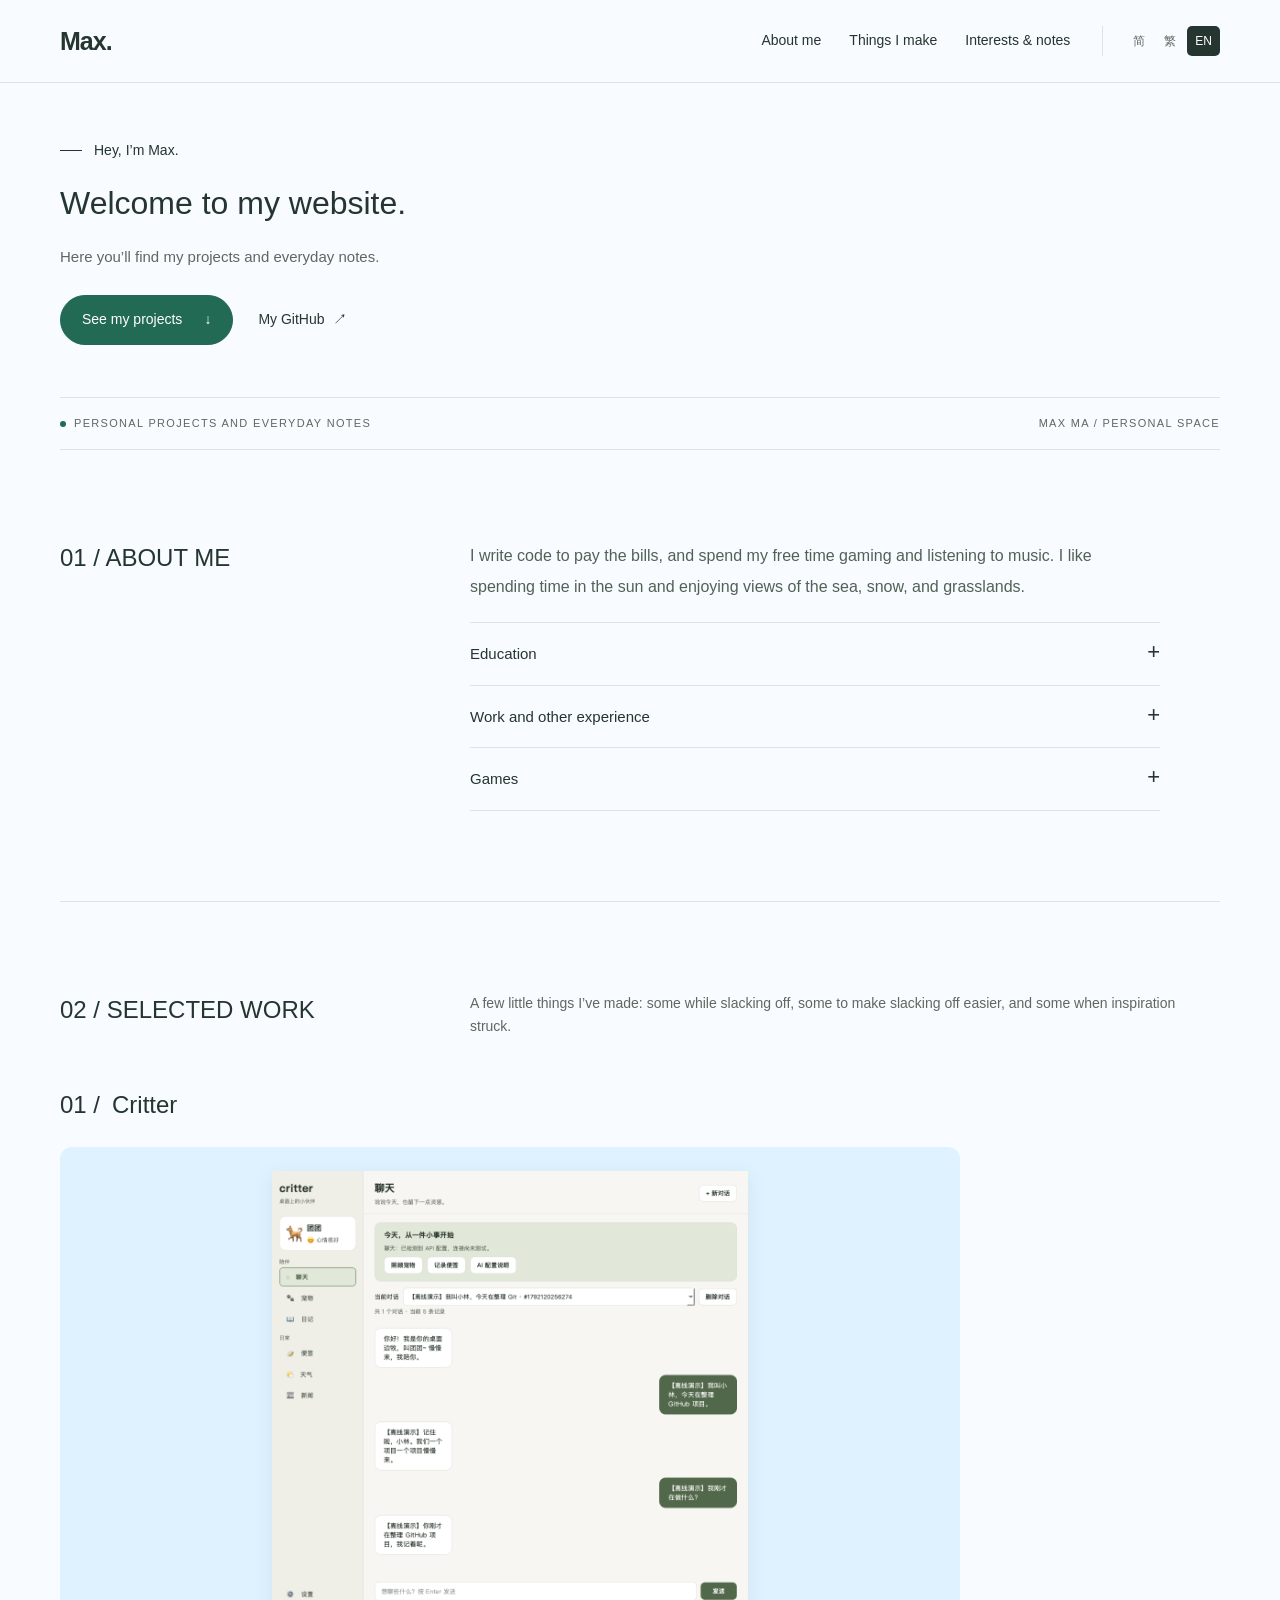
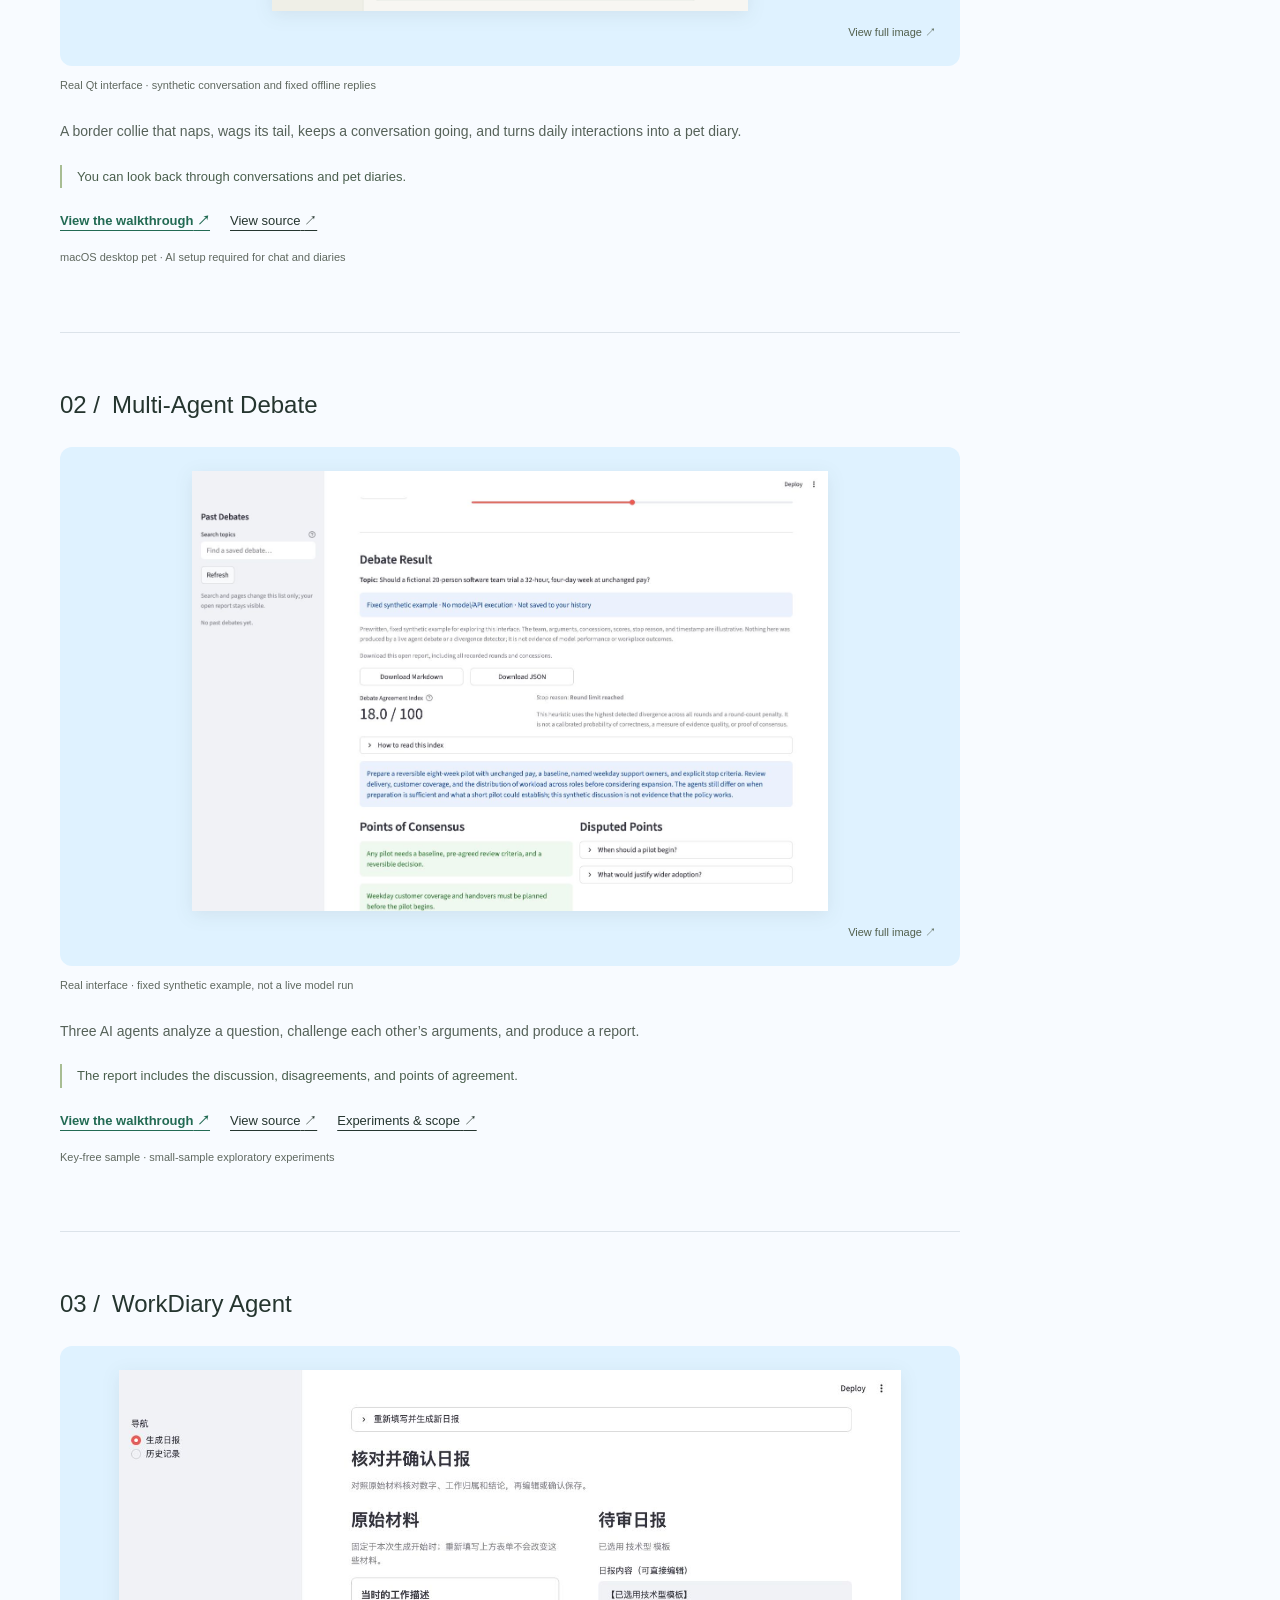
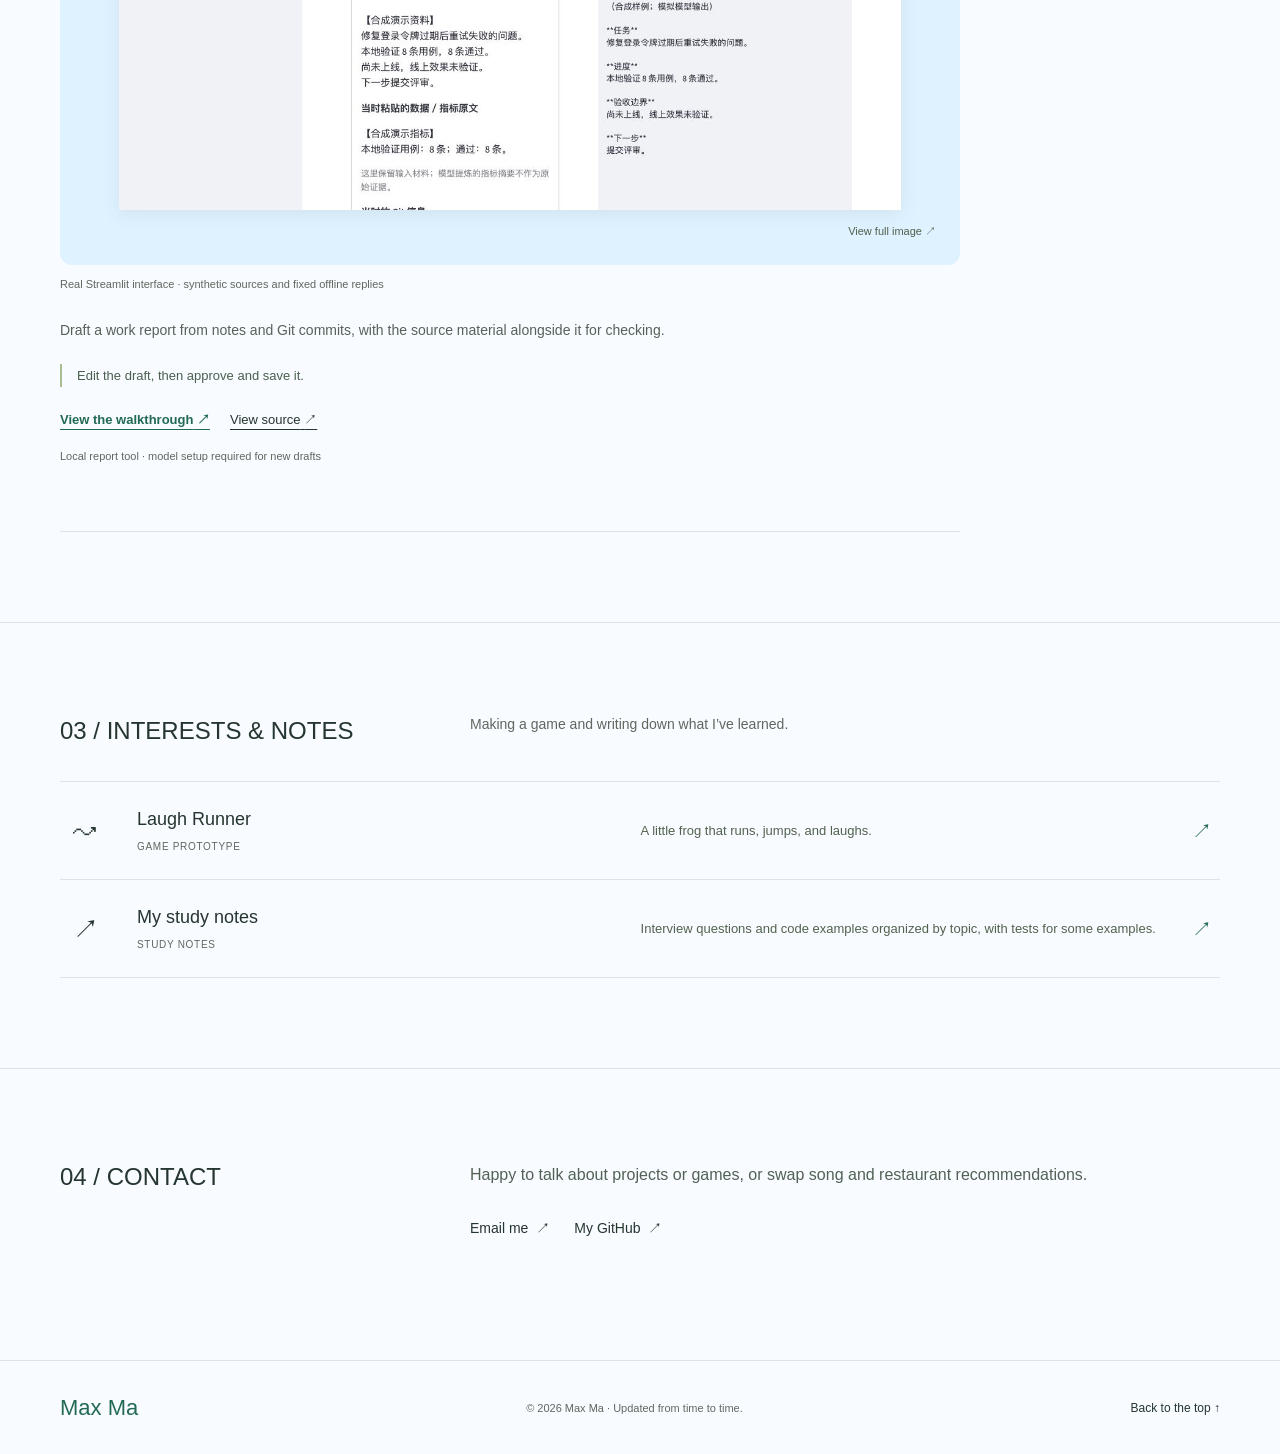
<file: index.html>
<!doctype html>
<html lang="zh-CN">
<head>
<meta charset="utf-8"><meta name="viewport" content="width=device-width, initial-scale=1">
<meta name="theme-color" content="#f6f3eb">
<meta name="description" content="Max 的个人主页，记录自己的项目、游戏和学习笔记。">
<meta property="og:title" content="Max Ma · 个人主页">
<meta property="og:description" content="Max 的个人主页，记录自己的项目、游戏和学习笔记。">
<meta property="og:type" content="website"><meta property="og:url" content="https://xyma2003.github.io/">
<meta name="twitter:card" content="summary">
<title>Max Ma · 个人主页</title>
<link rel="icon" href="data:image/svg+xml,%3Csvg xmlns='http://www.w3.org/2000/svg' viewBox='0 0 64 64'%3E%3Crect width='64' height='64' rx='16' fill='%23226a53'/%3E%3Ctext x='32' y='47' text-anchor='middle' font-family='Georgia' font-size='48' fill='%23e0ed9b'%3EM%3C/text%3E%3C/svg%3E">
<link rel="stylesheet" href="site.css?v=035cc36cd4f1"><script src="site.js?v=009a7ebadfa8" defer></script>
</head><body>

<a class="skip-link" href="#main"><span data-zh="跳到主要内容" data-hant="跳到主要內容" data-en="Skip to content">跳到主要内容</span></a>
<header class="header"><nav class="nav shell" aria-label="Primary">
<a class="wordmark" href="#top" aria-label="Max Ma home">Max.</a>
<div class="nav-links">
<a href="#about"><span data-zh="关于我" data-hant="關於我" data-en="About me">关于我</span></a>
<a href="#work"><span data-zh="做过的东西" data-hant="做過的東西" data-en="Things I make">做过的东西</span></a>
<a href="#sidequests"><span data-zh="兴趣与记录" data-hant="興趣與記錄" data-en="Interests &amp; notes">兴趣与记录</span></a>
</div>
<div class="language js-only" role="group" aria-label="Language">
<button type="button" class="lang-btn" data-lang="zh" aria-pressed="true" aria-label="简体中文">简</button>
<button type="button" class="lang-btn" data-lang="hant" aria-pressed="false" aria-label="繁體中文">繁</button>
<button type="button" class="lang-btn" data-lang="en" aria-pressed="false" aria-label="English">EN</button>
</div></nav></header>
<noscript><p class="noscript">页面内容和链接可直接浏览；语言切换需要 JavaScript。 / JavaScript enables language switching.</p></noscript>
<main id="main">
<section class="hero shell" id="top" aria-labelledby="hero-title">
<div class="hero-copy">
<p class="eyebrow" data-zh="你好，我是 Max。" data-hant="你好，我是 Max。" data-en="Hey, I’m Max.">你好，我是 Max。</p>
<h1 id="hero-title" data-zh="欢迎来到我的个人网站" data-hant="歡迎來到我的個人網站" data-en="Welcome to my website.">欢迎来到我的个人网站</h1>
<div class="hero-details"><p class="hero-intro" data-zh="做过的项目和平时的记录，都放在这里。" data-hant="做過的專案和平時的記錄，都放在這裡。" data-en="Here you’ll find my projects and everyday notes.">做过的项目和平时的记录，都放在这里。</p>
<div class="hero-actions"><a class="pill" href="#work"><span data-zh="看看我的项目" data-hant="看看我的專案" data-en="See my projects">看看我的项目</span> <span aria-hidden="true">↓</span></a><a class="text-link" href="https://github.com/xyma2003" target="_blank" rel="noopener noreferrer"><span data-zh="我的 GitHub" data-hant="我的 GitHub" data-en="My GitHub">我的 GitHub</span> <span aria-hidden="true">↗</span></a></div>
</div></div>
</section>
<div class="shell hero-note"><span><span class="dot" aria-hidden="true"></span><span data-zh="个人项目和日常记录" data-hant="個人專案和日常記錄" data-en="Personal projects and everyday notes">个人项目和日常记录</span></span><span>MAX MA / PERSONAL SPACE</span></div>
<section class="section shell about" id="about" aria-labelledby="about-title">
<div><h2 class="section-index" id="about-title" data-zh="01 / 关于我" data-hant="01 / 關於我" data-en="01 / ABOUT ME">01 / 关于我</h2></div>
<div class="about-copy">
<p data-zh="平时写点代码赚口粮，闲下来打打游戏、听听歌。爱晒太阳，喜欢看海看雪看草原。" data-hant="平時寫點程式賺口糧，閒下來打打遊戲、聽聽歌。愛曬太陽，喜歡看海看雪看草原。" data-en="I write code to pay the bills, and spend my free time gaming and listening to music. I like spending time in the sun and enjoying views of the sea, snow, and grasslands.">平时写点代码赚口粮，闲下来打打游戏、听听歌。爱晒太阳，喜欢看海看雪看草原。</p>

<div class="about-history" id="background">
<details class="background" id="education"><summary><span data-zh="教育" data-hant="教育" data-en="Education">教育</span></summary><div class="background-body">
<div class="education">
          <article class="school"><span class="school-year">2021 — 2025</span><h3 data-zh="香港大学（HKU）" data-hant="香港大學（HKU）" data-en="The University of Hong Kong (HKU)">香港大学（HKU）</h3><p data-zh="工程学院，双主修计算机科学与金融科技，文理学士。连续 4 年全额奖学金。" data-hant="工程學院，雙主修計算機科學與金融科技，文理學士。連續 4 年全額獎學金。" data-en="Faculty of Engineering, double major in Computer Science and Financial Technology, Bachelor of Arts and Sciences. Full scholarship for four consecutive years.">工程学院，双主修计算机科学与金融科技，文理学士。连续 4 年全额奖学金。</p></article>
          <article class="school"><span class="school-year">2024</span><h3 data-zh="英属哥伦比亚大学（UBC）" data-hant="英屬哥倫比亞大學（UBC）" data-en="University of British Columbia (UBC)">英属哥伦比亚大学（UBC）</h3><p data-zh="交换生，计算机科学专业。" data-hant="交換生，計算機科學專業。" data-en="Exchange student in Computer Science.">交换生，计算机科学专业。</p></article>
</div>
</div></details>
<details class="background" id="experience"><summary><span data-zh="工作与其他经历" data-hant="工作與其他經歷" data-en="Work and other experience">工作与其他经历</span></summary><div class="background-body">
<div class="timeline">
          <article class="role">
            <div class="role-date" data-zh="2025.09 — 至今" data-hant="2025.09 — 至今" data-en="Sep 2025 — Present">2025.09 — 至今</div>
            <div>
              <h3 data-zh="软件工程师" data-hant="軟件工程師" data-en="Software Engineer">软件工程师</h3><p class="role-company" data-zh="美团" data-hant="美團" data-en="Meituan">美团</p>
              <ul>
                <li data-zh="实时语音 Agent 开发：面向北美餐饮市场，开发基于 Hybrid Multi-Agent 架构的实时电话点餐系统，服务 9 家门店、近 1,000 笔订单，下单准确率达 94.8%；平均通话时长控制在 2 分钟内，单轮响应延迟控制在 1.5 秒内。" data-hant="實時語音 Agent 開發：面向北美餐飲市場，開發基於 Hybrid Multi-Agent 架構的實時電話點餐系統，服務 9 家門店、近 1,000 筆訂單，下單準確率達 94.8%；平均通話時長控制在 2 分鐘內，單輪響應延遲控制在 1.5 秒內。" data-en="Real-time voice agent development: Built a phone-ordering system for North American restaurants using a Hybrid Multi-Agent architecture, serving 9 stores and nearly 1,000 orders with 94.8% order accuracy; kept average call duration within 2 minutes and single-turn response latency within 1.5 seconds.">实时语音 Agent 开发：面向北美餐饮市场，开发基于 Hybrid Multi-Agent 架构的实时电话点餐系统，服务 9 家门店、近 1,000 笔订单，下单准确率达 94.8%；平均通话时长控制在 2 分钟内，单轮响应延迟控制在 1.5 秒内。</li>
                <li data-zh="金融用户画像知识库建设：围绕小区、工作单位等实体，建设多类知识库（200 万+、700 万+ 条规模），打通信息抽取、清洗、质量校验与入库流程，通过实体匹配为金融风控场景补充结构化用户画像信息。" data-hant="金融用戶畫像知識庫建設：圍繞小區、工作單位等實體，建設多類知識庫（200 萬+、700 萬+ 條規模），打通資訊抽取、清洗、質量校驗與入庫流程，通過實體匹配為金融風控場景補充結構化用戶畫像資訊。" data-en="Knowledge bases for financial user profiles: Built knowledge bases for residential communities, employers, and other entities at scales of 2M+ and 7M+ records. Connected information extraction, cleaning, quality checks, and ingestion, using entity matching to enrich structured user profiles for financial risk assessment.">金融用户画像知识库建设：围绕小区、工作单位等实体，建设多类知识库（200 万+、700 万+ 条规模），打通信息抽取、清洗、质量校验与入库流程，通过实体匹配为金融风控场景补充结构化用户画像信息。</li>
                <li data-zh="KYC 模型优化与质量评测：通过字段评测与错误分析，优化 Prompt 约束、推理规则和外部知识供给，将关键字段平均准确率由 85.47% 提升至 91.78%；负责数据质量 Agent 的小区质量专项，支持独立证据校验、优化效果对比与退化样本识别。" data-hant="KYC 模型優化與質量評測：通過字段評測與錯誤分析，優化 Prompt 約束、推理規則和外部知識供給，將關鍵字段平均準確率由 85.47% 提升至 91.78%；負責數據質量 Agent 的小區質量專項，支持獨立證據校驗、優化效果對比與退化樣本識別。" data-en="KYC model optimization and quality evaluation: Used field-level evaluation and error analysis to refine prompt constraints, reasoning rules, and external knowledge, improving average accuracy on key KYC fields from 85.47% to 91.78%. Owned the residential-community quality workflow in a data-quality agent, supporting independent evidence checks, before-and-after comparisons, and regression-case detection.">KYC 模型优化与质量评测：通过字段评测与错误分析，优化 Prompt 约束、推理规则和外部知识供给，将关键字段平均准确率由 85.47% 提升至 91.78%；负责数据质量 Agent 的小区质量专项，支持独立证据校验、优化效果对比与退化样本识别。</li>
              </ul>
            </div>
          </article>
          <article class="role">
            <div class="role-date" data-zh="2024.05 — 2024.08" data-hant="2024.05 — 2024.08" data-en="May 2024 — Aug 2024">2024.05 — 2024.08</div>
            <div><h3 data-zh="前端开发实习生" data-hant="前端開發實習生" data-en="Frontend Engineering Intern">前端开发实习生</h3><p class="role-company" data-zh="美团" data-hant="美團" data-en="Meituan">美团</p><ul><li data-zh="交付 C 端小程序功能与动效，主导核心逻辑重构和组件库抽离，修复多处遗留缺陷。" data-hant="交付 C 端小程序功能與動效，主導核心邏輯重構和組件庫抽離，修復多處遺留缺陷。" data-en="Shipped consumer mini-program features and motion, led a core-logic refactor and component extraction, and fixed multiple legacy defects.">交付 C 端小程序功能与动效，主导核心逻辑重构和组件库抽离，修复多处遗留缺陷。</li></ul></div>
          </article>
</div><h3 data-zh="其他经历" data-hant="其他經歷" data-en="Other experience">其他经历</h3><article class="hackathon">
            <div class="hackathon-label"><span class="project-type" data-zh="黑客松项目 · 优秀奖" data-hant="黑客松項目 · 優秀獎" data-en="Hackathon project · Excellence Award">黑客松项目 · 优秀奖</span></div>
            <h3 data-zh="记忆碎片" data-hant="記憶碎片" data-en="Memory Fragments">记忆碎片</h3>
            <p data-zh="多模态记忆策展 Agent，串联素材解析、动态追问、主题规划与展览生成，并通过证据映射与失败回退保证内容可追溯。" data-hant="多模態記憶策展 Agent，串聯素材解析、動態追問、主題規劃與展覽生成，並通過證據映射與失敗回退保證內容可追溯。" data-en="A multimodal memory-curation agent spanning source analysis, adaptive interviews, theme planning, and exhibition generation, with evidence mapping and failure recovery for traceable output.">多模态记忆策展 Agent，串联素材解析、动态追问、主题规划与展览生成，并通过证据映射与失败回退保证内容可追溯。</p>
            </article>
</div></details>
<details class="background" id="games"><summary><span id="games-title" data-zh="游戏" data-hant="遊戲" data-en="Games">游戏</span></summary><div class="background-body">
<dl class="games-list">
<div><dt data-zh="手游" data-hant="手遊" data-en="Mobile games">手游</dt><dd data-zh="和平精英（大学时全港高校比赛第一名，现在已经修为散尽，年纪大了），王者荣耀，摩尔庄园等。" data-hant="和平精英（大學時全港高校比賽第一名，現在已經修為散盡，年紀大了），王者榮耀，摩爾莊園等。" data-en="Game for Peace (first place in a Hong Kong inter-university tournament during university; these days, my skills are gone and age is catching up with me), Honor of Kings, Moore Manor, and more.">和平精英（大学时全港高校比赛第一名，现在已经修为散尽，年纪大了），王者荣耀，摩尔庄园等。</dd></div>
<div><dt data-zh="Steam" data-hant="Steam" data-en="Steam">Steam</dt><dd data-zh="双影奇境等。" data-hant="雙影奇境等。" data-en="Split Fiction and more.">双影奇境等。</dd></div>
<div><dt data-zh="Switch" data-hant="Switch" data-en="Switch">Switch</dt><dd data-zh="双人成行，路易吉鬼屋，马里奥奥德赛等。" data-hant="雙人成行，路易吉鬼屋，瑪利歐奧德賽等。" data-en="It Takes Two, Luigi’s Mansion, Super Mario Odyssey, and more.">双人成行，路易吉鬼屋，马里奥奥德赛等。</dd></div>
<div><dt data-zh="端游" data-hant="端遊" data-en="PC games">端游</dt><dd data-zh="穿越火线等。" data-hant="穿越火線等。" data-en="CrossFire and more.">穿越火线等。</dd></div>
</dl>
</div></details>
</div>
</div></section>
<section class="section shell" id="work" aria-labelledby="work-title">
<div class="section-heading"><h2 class="section-index" id="work-title" data-zh="02 / 做过的东西" data-hant="02 / 做過的東西" data-en="02 / SELECTED WORK">02 / 做过的东西</h2><div><p class="section-description" data-zh="这是我做的一些小东西，可能是摸鱼时候做的，可能是为了摸鱼做的，也有可能是灵感来了做的" data-hant="這是我做的一些小東西，可能是摸魚時候做的，可能是為了摸魚做的，也有可能是靈感來了做的" data-en="A few little things I’ve made: some while slacking off, some to make slacking off easier, and some when inspiration struck.">这是我做的一些小东西，可能是摸鱼时候做的，可能是为了摸鱼做的，也有可能是灵感来了做的</p></div></div>
<article class="project" id="critter" aria-labelledby="critter-title">
<h3 class="project-label" id="critter-title"><span class="num">01 /</span> <span>Critter</span></h3>
<figure class="project-media"><a class="screen-mat" href="assets/critter-chat.png" target="_blank" rel="noopener noreferrer"><img src="assets/critter-chat.png" width="1040" height="960" alt="Critter 的聊天界面，展示离线示例对话" data-alt-zh="Critter 的聊天界面，展示离线示例对话" data-alt-hant="Critter 的聊天介面，展示離線範例對話" data-alt-en="Critter’s chat interface showing a synthetic offline conversation" loading="lazy" decoding="async"><span class="image-hint" data-zh="放大看看 ↗" data-hant="放大看看 ↗" data-en="View full image ↗">放大看看 ↗</span></a><figcaption data-zh="真实 Qt 界面 · 合成对话与固定离线回复" data-hant="真實 Qt 介面 · 合成對話與固定離線回覆" data-en="Real Qt interface · synthetic conversation and fixed offline replies">真实 Qt 界面 · 合成对话与固定离线回复</figcaption></figure>
<div class="project-copy"><p class="project-description" data-zh="会打盹、会摇尾，能接着上次的对话聊，也能把今天的互动写成宠物日记。" data-hant="會打盹、會搖尾，能接著上次的對話聊，也能把今天的互動寫成寵物日記。" data-en="A border collie that naps, wags its tail, keeps a conversation going, and turns daily interactions into a pet diary.">会打盹、会摇尾，能接着上次的对话聊，也能把今天的互动写成宠物日记。</p><p class="project-thought" data-zh="聊天记录和宠物日记都可以回看。" data-hant="聊天記錄和寵物日記都可以回看。" data-en="You can look back through conversations and pet diaries.">聊天记录和宠物日记都可以回看。</p>
<div class="project-actions"><a class="primary-link" href="https://github.com/xyma2003/critter/blob/main/docs/demo.md" target="_blank" rel="noopener noreferrer"><span data-zh="看演示说明" data-hant="看示範說明" data-en="View the walkthrough">看演示说明</span> <span aria-hidden="true">↗</span></a><a class="" href="https://github.com/xyma2003/critter" target="_blank" rel="noopener noreferrer"><span data-zh="看代码" data-hant="看程式碼" data-en="View source">看代码</span> <span aria-hidden="true">↗</span></a></div><p class="project-tag" data-zh="macOS 桌宠 · 聊天与日记需配置 AI" data-hant="macOS 桌寵 · 聊天與日記需設定 AI" data-en="macOS desktop pet · AI setup required for chat and diaries">macOS 桌宠 · 聊天与日记需配置 AI</p></div></article><article class="project project-debate" id="debate" aria-labelledby="debate-title">
<h3 class="project-label" id="debate-title"><span class="num">02 /</span> <span>Multi-Agent Debate</span></h3>
<figure class="project-media"><a class="screen-mat" href="assets/debate-report.jpg" target="_blank" rel="noopener noreferrer"><img src="assets/debate-report.jpg" width="1441" height="998" alt="Multi-Agent Debate 的固定样例报告，含分歧与一致观点" data-alt-zh="Multi-Agent Debate 的固定样例报告，含分歧与一致观点" data-alt-hant="Multi-Agent Debate 的固定範例報告，含分歧與一致觀點" data-alt-en="A fixed sample debate report with disagreements and points of consensus" loading="lazy" decoding="async"><span class="image-hint" data-zh="放大看看 ↗" data-hant="放大看看 ↗" data-en="View full image ↗">放大看看 ↗</span></a><figcaption data-zh="真实界面 · 固定合成样例，非真实模型运行" data-hant="真實介面 · 固定合成範例，非真實模型執行" data-en="Real interface · fixed synthetic example, not a live model run">真实界面 · 固定合成样例，非真实模型运行</figcaption></figure>
<div class="project-copy"><p class="project-description" data-zh="三个 AI 角色分别分析问题，再相互质疑，最后整理成报告。" data-hant="三個 AI 角色分別分析問題，再相互質疑，最後整理成報告。" data-en="Three AI agents analyze a question, challenge each other’s arguments, and produce a report.">三个 AI 角色分别分析问题，再相互质疑，最后整理成报告。</p><p class="project-thought" data-zh="报告里能看到讨论过程，以及各方的分歧和共识。" data-hant="報告裡能看到討論過程，以及各方的分歧和共識。" data-en="The report includes the discussion, disagreements, and points of agreement.">报告里能看到讨论过程，以及各方的分歧和共识。</p>
<div class="project-actions"><a class="primary-link" href="https://github.com/xyma2003/multi-agent-debate/blob/main/README_zh.md" data-href-zh="https://github.com/xyma2003/multi-agent-debate/blob/main/README_zh.md" data-href-hant="https://github.com/xyma2003/multi-agent-debate/blob/main/README_zh.md" data-href-en="https://github.com/xyma2003/multi-agent-debate/blob/main/README.md" target="_blank" rel="noopener noreferrer"><span data-zh="看演示说明" data-hant="看示範說明" data-en="View the walkthrough">看演示说明</span> <span aria-hidden="true">↗</span></a><a class="" href="https://github.com/xyma2003/multi-agent-debate" target="_blank" rel="noopener noreferrer"><span data-zh="看代码" data-hant="看程式碼" data-en="View source">看代码</span> <span aria-hidden="true">↗</span></a><a class="" href="https://github.com/xyma2003/multi-agent-debate/blob/main/results/README.md" target="_blank" rel="noopener noreferrer"><span data-zh="实验与范围" data-hant="實驗與範圍" data-en="Experiments &amp; scope">实验与范围</span> <span aria-hidden="true">↗</span></a></div><p class="project-tag" data-zh="无密钥可看样例 · 实验为小样本探索" data-hant="無金鑰可看範例 · 實驗為小樣本探索" data-en="Key-free sample · small-sample exploratory experiments">无密钥可看样例 · 实验为小样本探索</p></div></article><article class="project project-workdiary" id="workdiary" aria-labelledby="workdiary-title">
<h3 class="project-label" id="workdiary-title"><span class="num">03 /</span> <span>WorkDiary Agent</span></h3>
<figure class="project-media"><a class="screen-mat" href="assets/workdiary-review.jpg" target="_blank" rel="noopener noreferrer"><img src="assets/workdiary-review.jpg" width="1280" height="720" alt="WorkDiary 的原始材料与待审日报并排显示" data-alt-zh="WorkDiary 的原始材料与待审日报并排显示" data-alt-hant="WorkDiary 的原始材料與待審日報並排顯示" data-alt-en="WorkDiary showing original sources beside an editable report" loading="lazy" decoding="async"><span class="image-hint" data-zh="放大看看 ↗" data-hant="放大看看 ↗" data-en="View full image ↗">放大看看 ↗</span></a><figcaption data-zh="真实 Streamlit 界面 · 合成材料与固定离线回复" data-hant="真實 Streamlit 介面 · 合成材料與固定離線回覆" data-en="Real Streamlit interface · synthetic sources and fixed offline replies">真实 Streamlit 界面 · 合成材料与固定离线回复</figcaption></figure>
<div class="project-copy"><p class="project-description" data-zh="根据工作笔记和 Git 记录起草日报，可以对照原始材料检查内容。" data-hant="根據工作筆記和 Git 記錄起草日報，可以對照原始材料檢查內容。" data-en="Draft a work report from notes and Git commits, with the source material alongside it for checking.">根据工作笔记和 Git 记录起草日报，可以对照原始材料检查内容。</p><p class="project-thought" data-zh="草稿可以修改，确认后再保存。" data-hant="草稿可以修改，確認後再儲存。" data-en="Edit the draft, then approve and save it.">草稿可以修改，确认后再保存。</p>
<div class="project-actions"><a class="primary-link" href="https://github.com/xyma2003/workdiary-agent/blob/main/docs/demo.md" target="_blank" rel="noopener noreferrer"><span data-zh="看演示说明" data-hant="看示範說明" data-en="View the walkthrough">看演示说明</span> <span aria-hidden="true">↗</span></a><a class="" href="https://github.com/xyma2003/workdiary-agent" target="_blank" rel="noopener noreferrer"><span data-zh="看代码" data-hant="看程式碼" data-en="View source">看代码</span> <span aria-hidden="true">↗</span></a></div><p class="project-tag" data-zh="本地日报工具 · 生成新日报需配置模型" data-hant="本地日報工具 · 產生新日報需設定模型" data-en="Local report tool · model setup required for new drafts">本地日报工具 · 生成新日报需配置模型</p></div></article></section><section class="sidequests" id="sidequests" aria-labelledby="side-title"><div class="section shell"><div class="section-heading"><h2 class="section-index" id="side-title" data-zh="03 / 兴趣与记录" data-hant="03 / 興趣與記錄" data-en="03 / INTERESTS &amp; NOTES">03 / 兴趣与记录</h2><div><p class="section-description" data-zh="做个小游戏，整理些学习笔记。" data-hant="做個小遊戲，整理些學習筆記。" data-en="Making a game and writing down what I’ve learned.">做个小游戏，整理些学习笔记。</p></div></div><div class="side-list"><a class="side-link" href="https://github.com/xyma2003/laugh-runner-prototype" target="_blank" rel="noopener noreferrer"><span class="side-icon" aria-hidden="true">↝</span><div><span class="side-title" data-zh="奶蛙跑酷" data-hant="奶蛙跑酷" data-en="Laugh Runner">奶蛙跑酷</span><span class="side-tag" data-zh="游戏原型" data-hant="遊戲原型" data-en="GAME PROTOTYPE">游戏原型</span></div><span class="side-description" data-zh="一只会跑、会跳、会大笑的奶蛙。" data-hant="一隻會跑、會跳、會大笑的奶蛙。" data-en="A little frog that runs, jumps, and laughs.">一只会跑、会跳、会大笑的奶蛙。</span><span class="side-arrow" aria-hidden="true">↗</span></a><a class="side-link" href="https://github.com/xyma2003/interview-bagu" target="_blank" rel="noopener noreferrer"><span class="side-icon" aria-hidden="true">↗</span><div><span class="side-title" data-zh="我的学习笔记" data-hant="我的學習筆記" data-en="My study notes">我的学习笔记</span><span class="side-tag" data-zh="面试知识库" data-hant="面試知識庫" data-en="STUDY NOTES">面试知识库</span></div><span class="side-description" data-zh="按主题整理的面试题和代码示例，部分示例有测试。" data-hant="按主題整理的面試題和程式碼範例，部分範例有測試。" data-en="Interview questions and code examples organized by topic, with tests for some examples.">按主题整理的面试题和代码示例，部分示例有测试。</span><span class="side-arrow" aria-hidden="true">↗</span></a></div></div></section>

<section class="section shell contact-section" id="contact" aria-labelledby="contact-title">
<div><h2 class="section-index" id="contact-title" data-zh="04 / 联系方式" data-hant="04 / 聯絡方式" data-en="04 / CONTACT">04 / 联系方式</h2></div>
<div class="about-copy"><p data-zh="可以聊项目，也可以聊游戏、推荐歌和餐厅。" data-hant="可以聊專案，也可以聊遊戲、推薦歌和餐廳。" data-en="Happy to talk about projects or games, or swap song and restaurant recommendations.">可以聊项目，也可以聊游戏、推荐歌和餐厅。</p><div class="about-links"><a class="text-link" href="mailto:u3594619@connect.hku.hk" target="_blank" rel="noopener noreferrer"><span data-zh="给我发邮件" data-hant="給我發郵件" data-en="Email me">给我发邮件</span> <span aria-hidden="true">↗</span></a><a class="text-link" href="https://github.com/xyma2003" target="_blank" rel="noopener noreferrer"><span data-zh="我的 GitHub" data-hant="我的 GitHub" data-en="My GitHub">我的 GitHub</span> <span aria-hidden="true">↗</span></a></div>

</div></section></main>
<footer class="footer"><div class="shell footer-inner"><span class="footer-sign">Max Ma</span><span class="footer-note">© <span id="year">2026</span> Max Ma · <span data-zh="不定期更新。" data-hant="不定期更新。" data-en="Updated from time to time.">不定期更新。</span></span><a class="back-top" href="#top"><span data-zh="回到开头 ↑" data-hant="回到開頭 ↑" data-en="Back to the top ↑">回到开头 ↑</span></a></div></footer>
</body></html>
</file>
<file: site.css>
:root {
  --paper:#f8fbff; --ink:#25352f; --muted:#5f685f; --line:#dce3ea;
  --green:#226a53; --lime:#e0ed9b; --orange:#bd573b; --white:#fffefa;
  --font:"YouYuan","幼圆","Avenir Next","PingFang SC","Hiragino Sans GB","Microsoft YaHei",sans-serif;
}
* { box-sizing:border-box; }
html { scroll-behavior:smooth; scroll-padding-top:100px; }
body { margin:0; background:var(--paper); color:var(--ink); font:16px/1.7 var(--font); -webkit-font-smoothing:antialiased; }
a { color:inherit; text-underline-offset:5px; text-decoration-thickness:1px; }
button { font:inherit; cursor:pointer; }
img { display:block; max-width:100%; }
::selection { background:var(--lime); }
:focus-visible { outline:3px solid var(--orange); outline-offset:5px; }
.shell { width:min(1160px,calc(100% - 80px)); margin-inline:auto; }
.skip-link { position:fixed; top:10px; left:10px; z-index:100; background:var(--ink); color:white; padding:10px 16px; transform:translateY(-160%); }
.skip-link:focus { transform:translateY(0); }
.header { position:sticky; top:0; z-index:20; background:rgba(248,251,255,.96); border-bottom:1px solid var(--line); }
.nav { display:flex; align-items:center; min-height:82px; gap:32px; }
.wordmark { display:inline-flex; align-items:center; text-decoration:none; font-size:25px; font-weight:600; letter-spacing:-.04em; }
.nav-links { margin-left:auto; display:flex; gap:28px; }
.nav-links a { font-size:14px; text-decoration:none; }
.nav-links a:hover { color:var(--green); }
.language { display:flex; gap:3px; border-left:1px solid var(--line); padding-left:22px; }
.lang-btn { border:0; background:transparent; color:var(--muted); padding:5px 8px; font-size:12px; border-radius:5px; }
.lang-btn[aria-pressed="true"] { background:var(--ink); color:white; }
.hero { padding-top:56px; padding-bottom:52px; }
.hero-copy { max-width:760px; }
.hero .eyebrow { margin:0 0 16px; }
.eyebrow { display:flex; gap:12px; align-items:center; font-size:14px; margin:0 0 24px; }
.eyebrow::before { content:""; width:22px; height:1px; background:currentColor; }
.hero h1 { font-family:var(--font); font-size:32px; line-height:1.5; letter-spacing:0; font-weight:500; margin:0; }
.hero-intro { color:var(--muted); max-width:560px; font-size:15px; line-height:1.9; margin:16px 0 24px; }
.hero-actions { display:flex; align-items:center; gap:25px; flex-wrap:wrap; }
.pill { display:inline-flex; align-items:center; gap:22px; padding:12px 21px; border-radius:100px; background:var(--green); color:white; text-decoration:none; font-size:14px; border:1px solid var(--green); }
.pill:hover { background:#18513f; }
.text-link { font-size:14px; text-decoration:none; display:inline-flex; gap:8px; align-items:center; }
.text-link:hover { color:var(--green); }
.hero-note { display:flex; justify-content:space-between; gap:16px; border-block:1px solid var(--line); padding:16px 0; font-size:11px; letter-spacing:.12em; color:var(--muted); text-transform:uppercase; }
.hero-note .dot { display:inline-block; width:6px; height:6px; margin-right:8px; border-radius:50%; background:var(--green); }
.section { padding:90px 0; }
.section-heading { display:grid; grid-template-columns:1fr 2fr; gap:35px; margin-bottom:48px; align-items:start; }
.section-index,.project-label { font:500 24px/1.5 var(--font); color:var(--ink); margin:0; letter-spacing:0; }
.section-description { color:var(--muted); font-size:14px; margin:0; }
.project { display:grid; grid-template-columns:minmax(0,1fr); gap:24px; max-width:900px; padding:0 0 54px; margin:0 0 54px; border-bottom:1px solid var(--line); }
.project:last-of-type { margin-bottom:0; }
.project-media { margin:0; min-width:0; }
.project-copy { max-width:760px; min-width:0; }
.screen-mat { padding:24px; background:#dff2ff; border-radius:12px; display:block; position:relative; text-decoration:none; }
.screen-mat:hover { background:#d5edff; }
.screen-mat img { width:100%; height:auto; max-height:440px; object-fit:contain; filter:drop-shadow(0 4px 9px #20322814); }
.image-hint { display:block; text-align:right; margin-top:12px; font-size:11px; color:#52604d; }
figcaption { margin-top:10px; font-size:11px; color:var(--muted); line-height:1.65; }
.project-label { display:flex; align-items:baseline; gap:12px; }
.project-label .num { flex-shrink:0; font-variant-numeric:tabular-nums; }
.project-description { font-size:14px; color:#566259; line-height:1.9; margin:0 0 20px; }
.project-thought { border-left:2px solid #a8bd93; padding-left:15px; font-size:13px; line-height:1.8; color:#4a5f4d; margin:0 0 22px; }
.project-actions { display:flex; align-items:center; flex-wrap:wrap; column-gap:20px; row-gap:10px; }
.project-actions a { font-size:13px; }
.primary-link { color:var(--green); font-weight:650; }
.project-tag { margin-top:16px; font-size:11px; color:var(--muted); }
.sidequests { background:var(--paper); border-block:1px solid var(--line); }
.sidequests .section-heading { margin-bottom:32px; }
.side-list { border-top:1px solid var(--line); }
.side-link { display:grid; grid-template-columns:52px 1fr 1.1fr 28px; align-items:center; gap:25px; text-decoration:none; padding:24px 0; border-bottom:1px solid var(--line); }
.side-link:hover .side-title { color:var(--green); text-decoration:underline; }
.side-icon { font-size:26px; text-align:center; }
.side-title { font-size:18px; font-weight:500; line-height:1.5; }
.side-tag { display:block; font-size:10px; text-transform:uppercase; color:var(--muted); font-weight:400; letter-spacing:.07em; margin-top:5px; }
.side-description { font-size:13px; color:#53624e; }
.side-arrow { font-size:20px; color:var(--green); }
.about,.contact-section { display:grid; grid-template-columns:1fr 2fr; gap:35px; }
.about { border-bottom:1px solid var(--line); }
.about-copy { max-width:690px; }
.about-copy>p { font-size:16px; line-height:1.95; color:#526155; margin:0 0 20px; }
.games-list { display:grid; grid-template-columns:1fr 1fr; gap:24px; margin:0; }
.games-list dt { font-size:16px; }
.games-list dd { font-size:14px; line-height:1.85; color:var(--muted); margin:8px 0 0; }
.about-links { display:flex; gap:24px; flex-wrap:wrap; margin:26px 0 30px; }
.background { border-block:1px solid var(--line); margin:0; }
.background+.background { border-top:0; }
.background summary { cursor:pointer; padding:18px 0; font-size:15px; font-weight:500; list-style:none; display:flex; justify-content:space-between; gap:20px; }
.background summary::-webkit-details-marker { display:none; }
.background summary::after { content:"+"; font-size:22px; line-height:1; }
.background[open] summary::after { content:"−"; }
.background-body { padding-bottom:24px; }
.background h3 { font-size:17px; font-weight:500; margin:28px 0 12px; }
.role { padding:20px 0; border-top:1px solid var(--line); }
.role-date,.school-year { font-size:12px; color:var(--muted); }
.role h3,.school h3 { font-size:17px; margin:6px 0 3px; }
.role-company { font-size:13px; margin:0 0 12px; color:var(--green); }
.role ul { padding-left:19px; margin:0; color:#58655b; font-size:13px; line-height:1.85; }
.role li+li { margin-top:10px; }
.education { display:grid; grid-template-columns:1fr 1fr; gap:24px; border-top:1px solid var(--line); padding-top:24px; }
.school p { font-size:13px; color:var(--muted); }
.hackathon { font-size:13px; line-height:1.9; color:#58655b; padding:16px 0; border-top:1px solid var(--line); }
.footer { padding:30px 0; border-top:1px solid var(--line); }
.footer-inner { display:flex; justify-content:space-between; align-items:center; gap:20px; }
.footer-sign { font:500 22px/1.5 var(--font); color:var(--green); }
.footer-note { font-size:11px; color:var(--muted); }
.back-top { font-size:12px; text-decoration:none; }
.noscript { padding:12px 24px; background:var(--lime); font-size:13px; text-align:center; }
.js-only { display:none; }
html.has-js .js-only { display:flex; }
@media (max-width:1000px) {
  .shell { width:calc(100% - 56px); }
  .screen-mat { padding:16px; }
  .nav { gap:22px; }
  .nav-links { gap:22px; }
  .section-heading,.about,.contact-section { grid-template-columns:1fr 2fr; gap:24px; }
}
@media (max-width:760px) {
  html { scroll-padding-top:125px; }
  .shell { width:calc(100% - 36px); }
  .nav { min-height:70px; gap:12px; flex-wrap:wrap; padding-top:14px; padding-bottom:11px; }
  .wordmark { font-size:23px; }
  .language { margin-left:auto; padding:0; border:none; }
  .nav-links { order:3; width:100%; justify-content:space-between; border-top:1px solid var(--line); padding-top:10px; gap:10px; }
  .nav-links a { font-size:12px; }
  .hero { padding:38px 0 40px; }
  .hero h1 { font-size:26px; }
  .hero-intro { font-size:14px; margin:12px 0 22px; }
  .hero-actions { gap:21px; }
  .pill { padding:10px 17px; font-size:13px; gap:14px; }
  .hero-note { font-size:10px; letter-spacing:.04em; }
  .hero-note>span:last-child { display:none; }
  .section { padding:56px 0; }
  .section-heading,.about,.contact-section { grid-template-columns:1fr; gap:12px; }
  .section-heading { margin-bottom:30px; }
  .section-index,.project-label { font-size:20px; }
  .project { gap:18px; margin-bottom:36px; padding-bottom:36px; }
  .screen-mat { padding:18px; }
  .screen-mat img { height:auto; max-height:340px; }
  .project-thought,.project-description { margin-bottom:16px; }
  .project-tag { margin-top:14px; }
  .side-link { grid-template-columns:36px 1fr 20px; gap:13px; padding:20px 0; }
  .side-description { grid-column:2; grid-row:2; margin-top:-10px; }
  .side-arrow { grid-column:3; grid-row:1; }
  .side-title { font-size:17px; }
  .side-icon { font-size:24px; }
  .about,.contact-section { gap:18px; }
  .about-copy>p { font-size:15px; }
  .games-list { grid-template-columns:1fr; gap:20px; }
  .education { grid-template-columns:1fr; gap:12px; }
  .footer-inner { flex-wrap:wrap; gap:12px; }
  .footer-note { order:3; width:100%; }
  .back-top { margin-left:auto; }
  .footer-sign { font-size:21px; }
}
@media (prefers-reduced-motion:reduce) {
  html { scroll-behavior:auto; }
  *,*::before,*::after { scroll-behavior:auto!important; transition:none!important; animation:none!important; }
}
</file>
